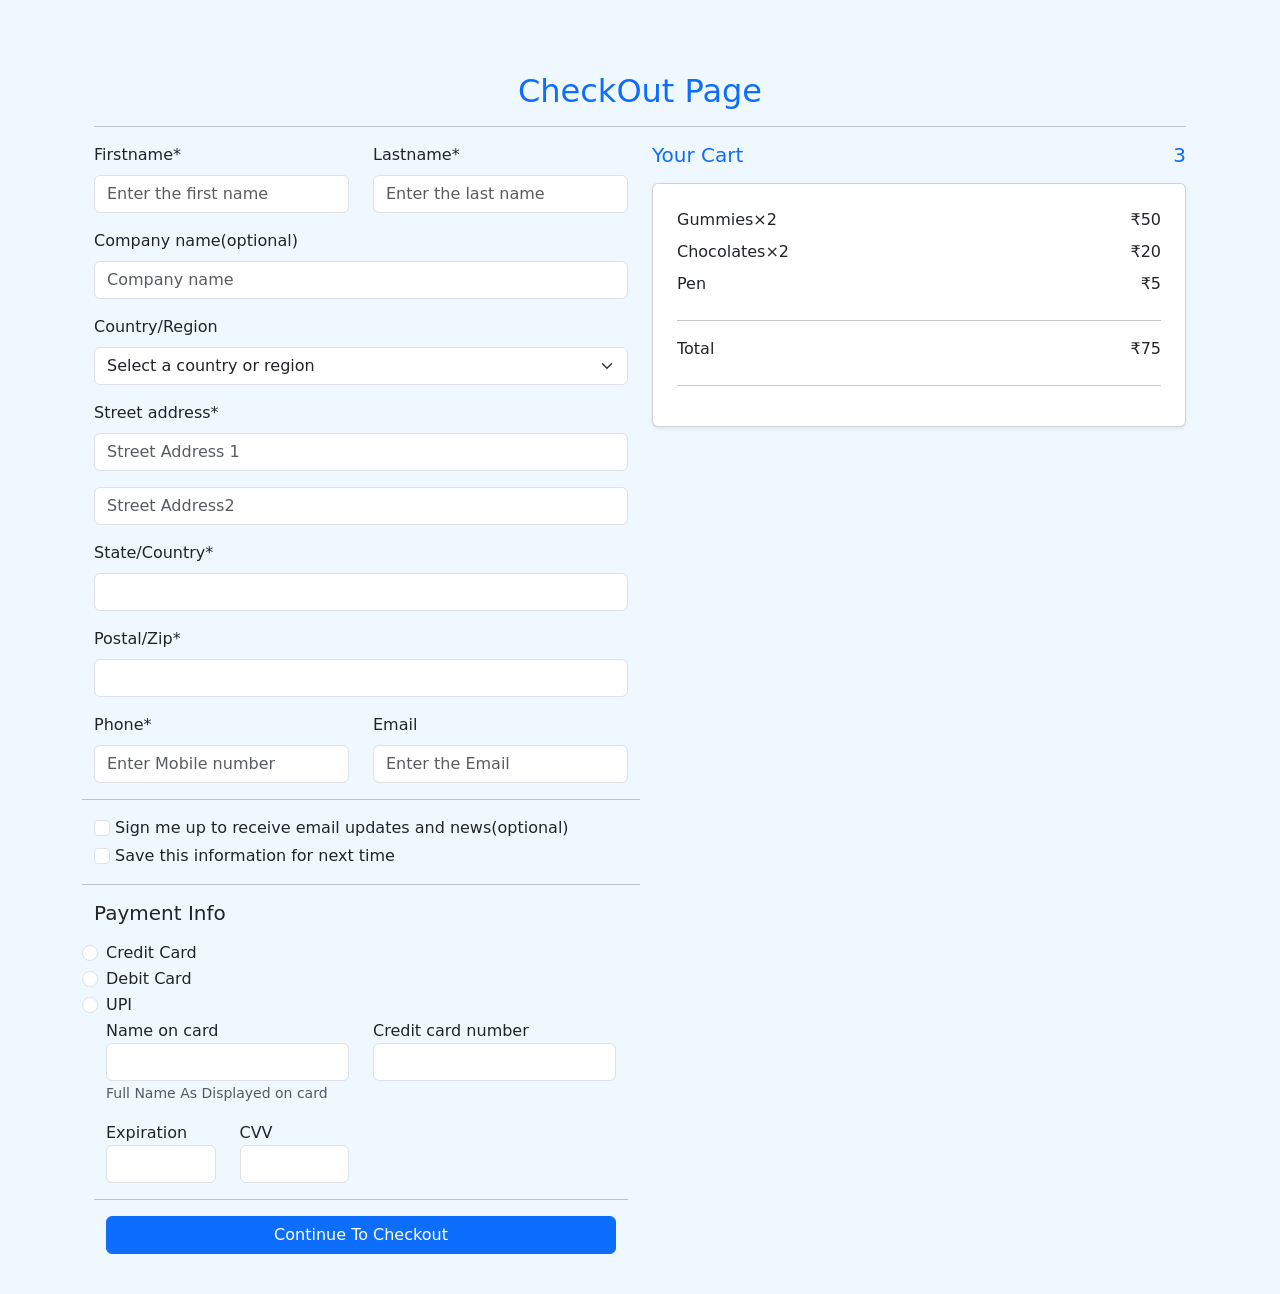
<file: Practical-09/index.html>
<!DOCTYPE html>
<html lang="en">
<head>
<meta charset="UTF-8">
<meta name="viewport" content="width=device-width, initial-scale=1.0">
<title>Checkout page</title>
<link rel="stylesheet" href="bootstrap-5.3.8-dist/bootstrap-5.3.8-dist/css/bootstrap.min.css">
</head>
<body style="background-color: aliceblue;">
<div class="container mt-5 p-4">
<h2 class="text-center text-primary">CheckOut Page</h2><hr>
<div class="row">
<div class="col-12 col-lg-6">
<form>
<div class="row justify-content-center">
<div class="col-md-6 mb-3">
<label class="form-label">Firstname*</label>
<input type="text" class="form-control" placeholder="Enter the first name">
 
</div>
<div class="col-md-6 mb-3">
<label class="form-label">Lastname*</label>
<input type="text" class="form-control" placeholder="Enter the last name">
</div>
<div class="col-12 mb-3">
<label class="form-label">Company name(optional)</label>
<input type="text" class="form-control" placeholder="Company name">
</div>
<div class="col-12 mb-3">
<label class="form-label">Country/Region</label>
<select class="form-select">
<option selected>Select a country or region</option>
<option>India</option>
</select>
</div>
<div class="col-12 mb-3">
<label class="form-label">Street address*</label>
<input type="text" class="form-control" placeholder="Street Address 1">
</div>
<div class="col-12 mb-3">
 
<input type="text" class="form-control" placeholder="Street Address
2">
</div>
<div class="col-12 mb-3">
<label class="form-label">State/Country*</label>
<input type="text" class="form-control" >
</div>
<div class="col-12 mb-3">
<label class="form-label">Postal/Zip*</label>
<input type="number" class="form-control">
</div>
<div class="col-md-6 mb-3">
<label class="form-label">Phone*</label>
<input type="number" class="form-control" placeholder="Enter Mobile number">
</div>
<div class="col-md-6 mb-3">
<label class="form-label">Email</label>
<input type="email" class="form-control" placeholder="Enter the Email">
</div><hr>
<div class="mb-1">
 
<input type="checkbox" class="form-check-input">
<label class="form-check-label">Sign me up to receive email updates and news(optional)</label>
</div>
<div class="mb-3">
<input type="checkbox" class="form-check-input">
<label class="form-check-label">Save this information for next time</label>
</div><hr>
<h5 class="mb-3">Payment Info</h5>
<div class="form-check">
<input type="radio" class="form-check-input" name="radioDefault">
<label class="form-check-label"> Credit Card
</label>
</div>
<div class="form-check">
<input type="radio" class="form-check-input" name="radioDefault">
<label class="form-check-label"> Debit Card
</label>
</div>
 
<div class="form-check">
<input type="radio" class="form-check-input" name="radioDefault">
<label class="form-check-label"> UPI
</label>
</div>
<div class="row">
<div class="col-12 col-md-6 mb-3">
<label>Name on card</label>
<input type="text" class="form-control">
<small class="text-muted">Full Name As Displayed on card</small>
</div>


<div class="col-12 col-md-6 mb-3">
<label>Credit card number</label>
<input type="text" class="form-control">
</div>


<div class="col-3 mb-3">
<label>Expiration</label>
<input type="text" class="form-control">
 
</div>
<div class="col-3 mb-3">
<label>CVV</label>
<input type="text" class="form-control">
</div>
<hr>
<div class="d-grid mb-3">
<button class="btn btn-primary"> Continue To Checkout
</button>
</div>
</div>
</div>
</form>
</div>
<div class="col-12 col-lg-6">
<div class="d-flex justify-content-between mb-2">
<h5 class="text-primary">Your Cart</h5>
<h5 class="text-primary">3</h5>
</div>
<div class="card p-4 shadow-sm">
 


<div class="d-flex justify-content-between mb-2">
<span>Gummies×2</span>
<span>₹50</span>
</div>


<div class="d-flex justify-content-between mb-2">
<span>Chocolates×2</span>
<span>₹20</span>
</div>


<div class="d-flex justify-content-between mb-2">
<span>Pen</span>
<span>₹5</span>
</div>


<hr>
<div class="d-flex justify-content-between mb-2">
<span>Total</span>
<span>₹75</span>
</div>
 
<hr>
</div>
</div>
</div>
</div>
</body>
</html>
</file>
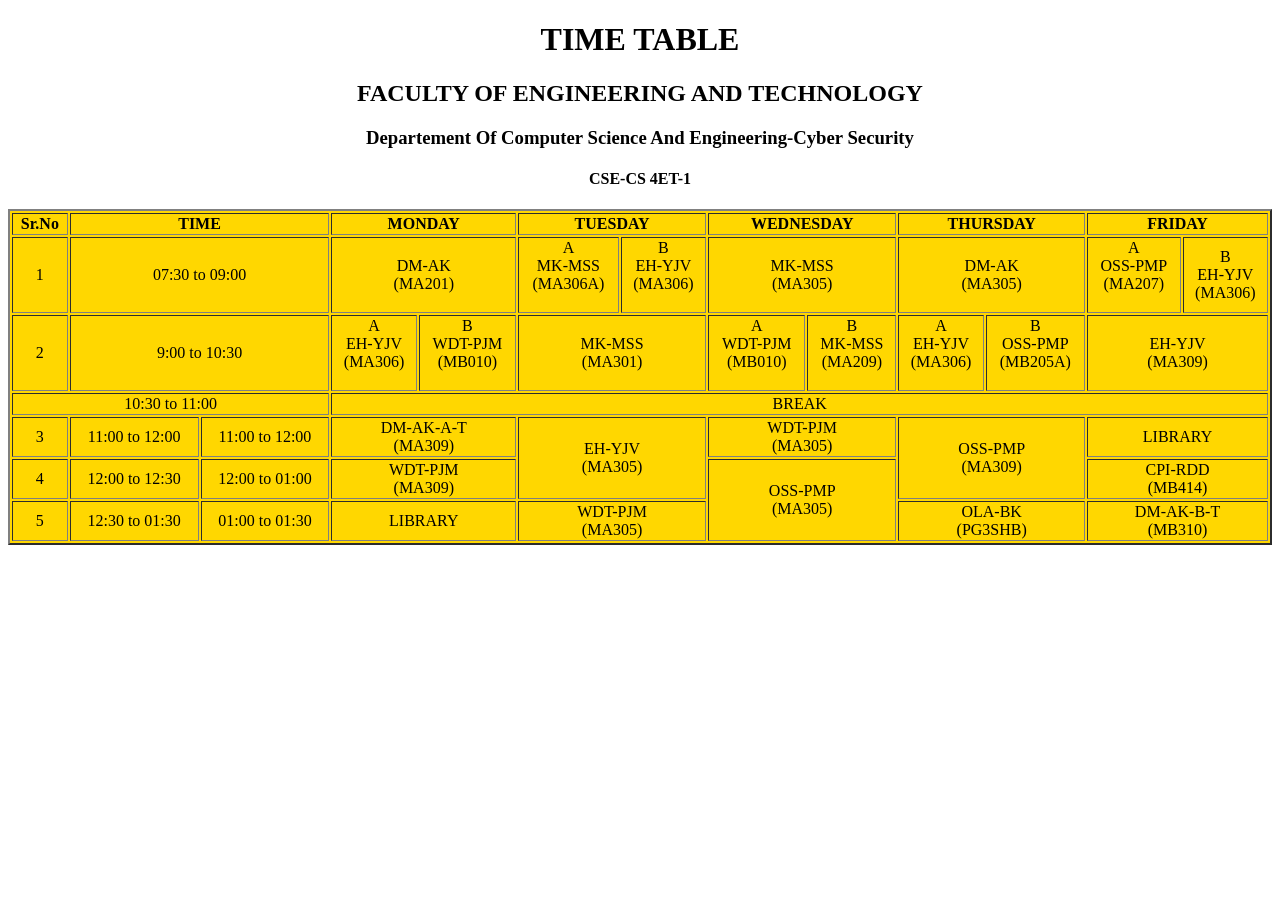
<file: Practical-01/1.html>
<!DOCTYPE html>
<html lang="en">
<head>
<meta charset="UTF-8">
<meta name="viewport" content="width=device-width, initial-scale=1.0">
<title>Document</title>
<h1 align="center">TIME TABLE</h1>
<h2 align="center" >FACULTY OF ENGINEERING AND TECHNOLOGY</h2>
<h3 align="center">Departement Of Computer Science And Engineering-Cyber Security</h3>
<h4 align="center">CSE-CS 4ET-1</h4>
</head>
<body>
<table width=100% align="center" border="2" bcolor="white" bgcolor="gold">
<tr>
<th>Sr.No</th>
<th colspan="2">TIME</th>
<th colspan="2">MONDAY</th>
<th colspan="2">TUESDAY</th>
<th colspan="2">WEDNESDAY</th>
<th colspan="2">THURSDAY</th>
<th colspan="2">FRIDAY</th>
</tr>
 

<tr>
<td align="center">1</td>
<td align="center" colspan="2">07:30 to 09:00</td>
<td align="center" colspan="2">DM-AK <br>(MA201)</td>
<td align="center">A <BR>MK-MSS <BR>(MA306A)</BR></BR></td>
<td align="center">B <BR>EH-YJV <BR>(MA306)</BR></BR></td>
<td align="center" colspan="2"> MK-MSS <BR>(MA305)</BR></td>
<td align="center" colspan="2">DM-AK <BR>(MA305)</BR></td>
<td align="center">A <BR>OSS-PMP <BR>(MA207)</BR></BR></td>
<td align="center">B <BR>EH-YJV <BR>(MA306)</BR></td>
</tr>
<tr>
<td align="center">2</td>
<td align="center" colspan="2">9:00 to 10:30</td>
<td align="center">A <BR>EH-YJV <BR>(MA306)</BR></BR></td>
<td align="center">B <BR>WDT-PJM <BR>(MB010)</BR></BR></td>
<td align="center" colspan="2"> MK-MSS <BR>(MA301)</BR></td>
<td align="center">A <BR>WDT-PJM <BR>(MB010)</BR></BR></td>
<td align="center">B <BR>MK-MSS <BR>(MA209)</BR></BR></td>
<td align="center">A <BR>EH-YJV <BR>(MA306)</BR></BR></td>
<td align="center">B <BR>OSS-PMP <BR>(MB205A)</BR></BR></td>
<td align="center" colspan="2">EH-YJV <BR>(MA309)</BR></td>
</tr>
<tr>
 

<td align="center" colspan="3">10:30 to 11:00</td>
<td align="center" colspan="10"> BREAK</td>
</tr>
<tr>
<td align="center">3</td>
<td align="center">11:00 to 12:00</td>
<td align="center">11:00 to 12:00</td>
<td align="center" colspan="2">DM-AK-A-T <BR>(MA309)</BR></td>
<td align="center" colspan="2" rowspan="2">EH-YJV <BR>(MA305)</BR></td>
<td align="center" colspan="2">WDT-PJM <BR>(MA305)</BR></td>
<td align="center" colspan="2" rowspan="2">OSS-PMP <BR>(MA309)</BR></td>
<td align="center" colspan="2" rowspan="1">LIBRARY </td>


</tr>
<tr>
<td align="center">4</td>
<td align="center">12:00 to 12:30</td>
<td align="center">12:00 to 01:00</td>
<td align="center" colspan="2">WDT-PJM <BR>(MA309)</BR></td>
<td align="center" colspan="2" rowspan="2">OSS-PMP <BR>(MA305)</BR> </td>
<td align="center" colspan="2">CPI-RDD <BR>(MB414) </BR></td>
</tr>
<tr>
<td align="center">5</td>
 

<td align="center">12:30 to 01:30</td>
<td align="center">01:00 to 01:30</td>
<td align="center" colspan="2"> LIBRARY</td>
<td align="center" colspan="2">WDT-PJM <BR>(MA305)</BR></td>
<td align="center" colspan="2">OLA-BK<BR>(PG3SHB)</BR></td>
<td align="center" colspan="2">DM-AK-B-T<BR>(MB310)</BR></td>
</tr>
</table>
</html>
</body>
</html>
</file>
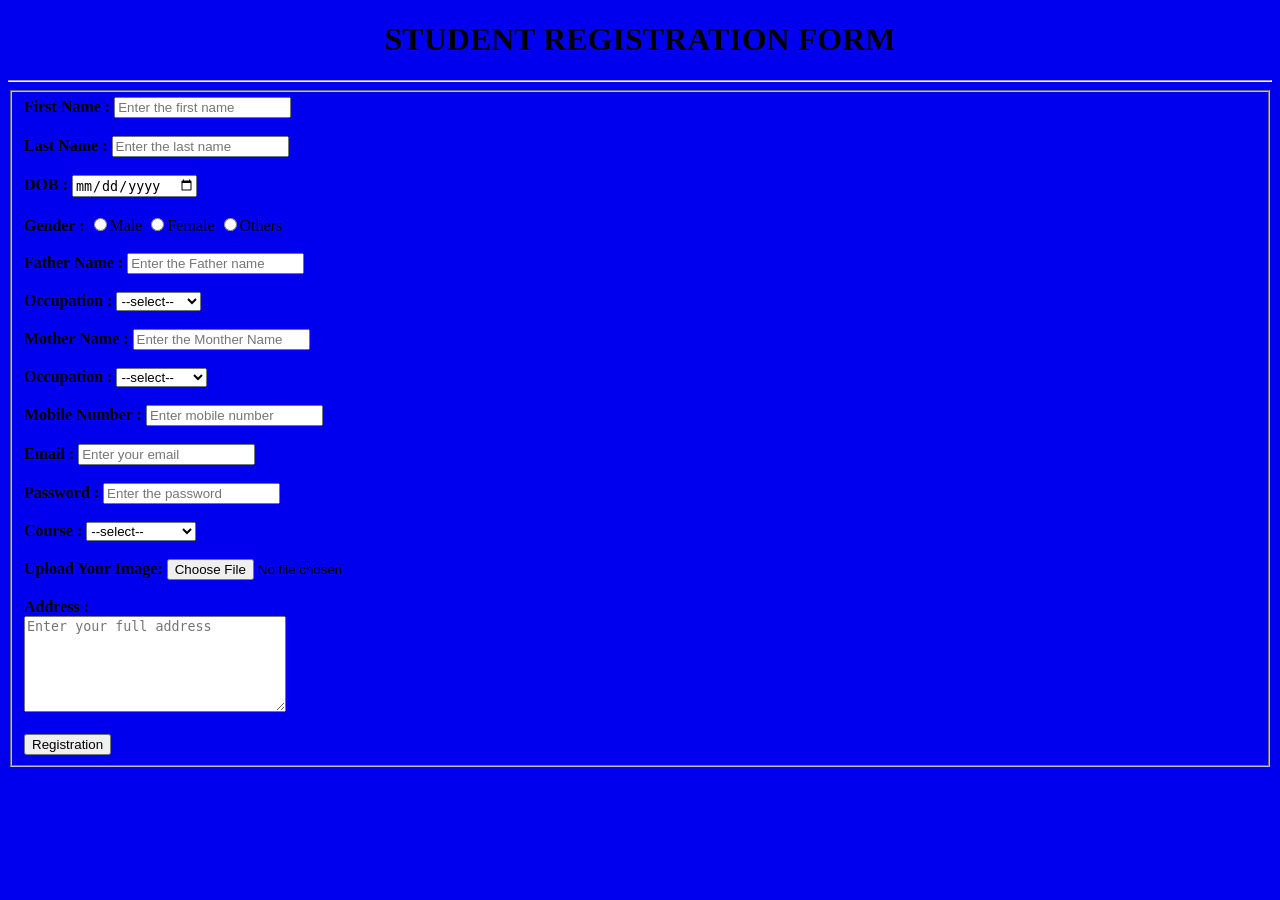
<file: Practical-02/2-1.html>
<!DOCTYPE html>
<html>


<head>
<title>Student Registration form</title>
<h1 align="center">STUDENT REGISTRATION FORM</h1><hr>


</head>
<body bgcolor=”lightgreen”>
<form>
<fieldset>
<label><b>First Name :</b></label>
<input type="text" tf="1" placeholder="Enter the first name"><br><br>


<label><b>Last Name :</b></label>
<input type="text" tf="2" placeholder="Enter the last name"><br><br>


<label><b>DOB :</b></label>
<input type="date"><br><br>
 

<label><b>Gender :</b></label>
<input type="radio" name="Gender" value="Male">Male
<input type="radio" name="Gender" value="Female">Female
<input type="radio" name="Gender" value="Others">Others<br><br>


<label><b>Father Name :</b></label>
<input type="text" tf="2" placeholder="Enter the Father name"><br><br>


<label><b>Occupation :</b></label>
<select>
<option>--select--</option>
<option>Farmer</option>
<option>Bussiness</option>
<option>Employee</option>
<option>Sales man</option>
</select><br><br>


<label><b>Mother Name :</b></label>
<input type="text" tf="2" placeholder="Enter the Monther Name"><br><br>


<label><b>Occupation :</b></label>
<select>
<option>--select--</option>
<option>House Wife</option>
 

<option>Farmer</option>
<option>Business</option>
<option>Employee</option>
<option>Salesman</option>
</select><br><br>


<label><b>Mobile Number :</b></label>
<input type="number" placeholder="Enter mobile number"><br><br>


<label><b>Email :</b></label>
<input type="email" name="email" placeholder="Enter your email"><br><br>




<label><b>Password :</b></label>
<input type="password" name="password" placeholder="Enter the password"><br><br>


<label><b>Course :</b></label>
<select>
<option>--select--</option>
<option>Cyber Security</option>
<option>Aiml</option>
<option>Aids</option>
<option>CSE</option>
</select><br><br>
 



<label><b>Upload Your Image:</b></label>
<input type="file"> <br><br>


<label><b>Address :</b></label><br>
<textarea cols="30" rows="6" placeholder="Enter your full address"></textarea>
<br><br>


<input type="submit" value="Registration">
</fieldset>
</form>
</body>
</html>
</file>
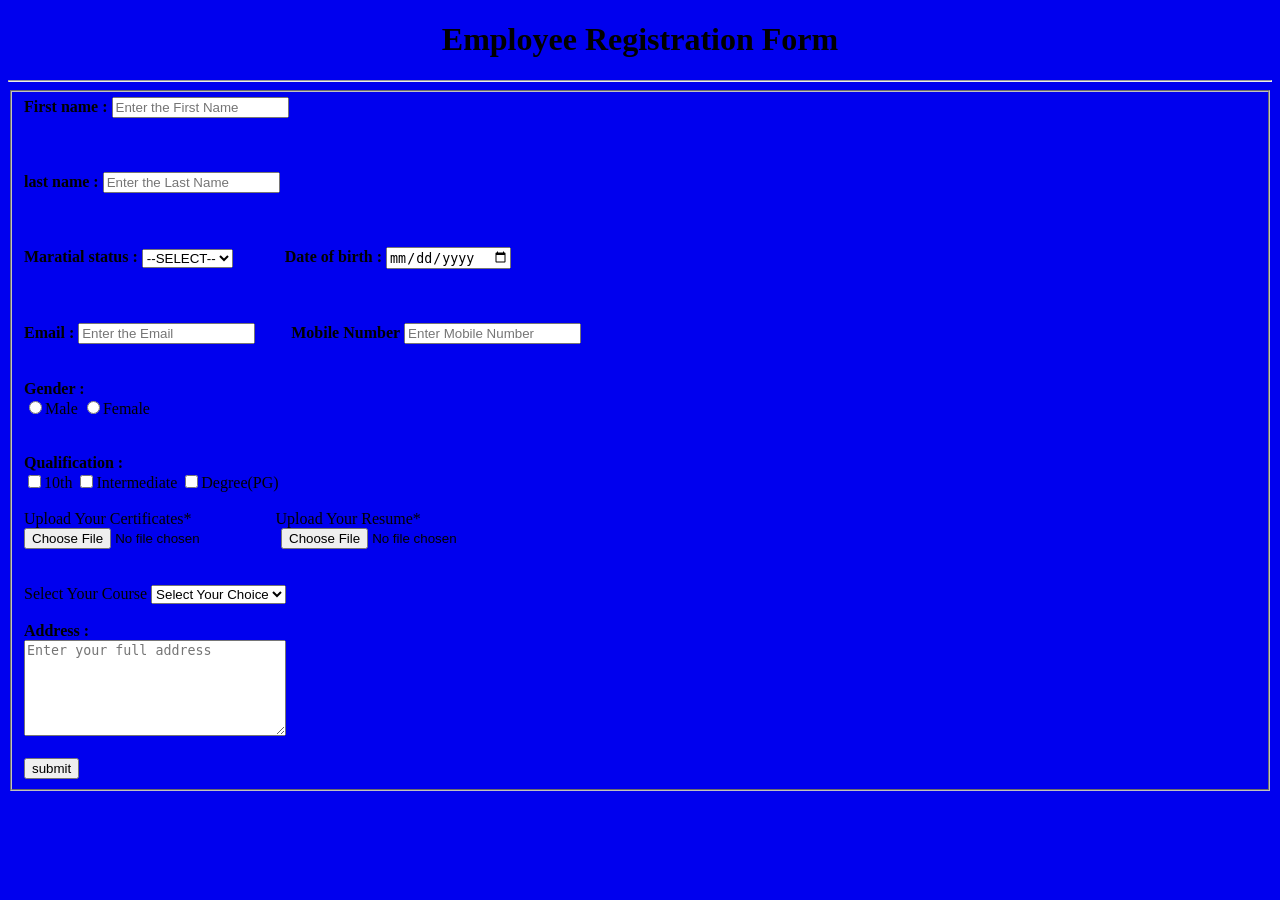
<file: Practical-02/2-2.html>
<!DOCTYPE html>
<html lang="en">
<head>
<title>4et1</title>
<h1 align="center">Employee Registration Form</h1><hr>
</head>
<body bgcolor=”lightgreen”>
<form>
<fieldset>
<label><b>First name :</b></label>
<input type="text" tf="1" placeholder="Enter the First Name"> <br><br><br><br>


<label><b>last name :</b></label>
<input type="text" tf="2" placeholder="Enter the Last Name"><br><br><br><br>


<label><b>Maratial status :</b></label>
<select >
<option value="">--SELECT--</option>
<option value="">Married</option>
<option value="">UnMarried</option>
</select> &nbsp; &nbsp; &nbsp; &nbsp; &nbsp; &nbsp;
 

<label><b>Date of birth :</b></label>
<input type="date" ><br><br><br><br>


<label><b>Email :</b></label>
<input type="email" ef="1" placeholder="Enter the Email"> &nbsp; &nbsp; &nbsp; &nbsp;
<label ><b>Mobile Number</b></label>
<input type="number" mf="1" placeholder="Enter Mobile Number"><br><br><br>


<label ><b>Gender :</b> </label><br>
<input type="radio" name="Male" value="Male">Male
<input type="radio" name="Female" value="Female">Female <br><br><br>


<label><b>Qualification :</b> </label><br>
<input type="checkbox" name="10th" value="10th">10th
<input type="checkbox" name="Intermediate" value="Intermediate">Intermediate
<input type="checkbox" name="Degree(PG)" value="Degree(pg)">Degree(PG)
<br><br>


<label for="">Upload Your Certificates*
&nbsp; &nbsp; &nbsp; &nbsp; &nbsp; &nbsp; &nbsp; &nbsp; &nbsp; &nbsp; Upload Your Resume* </label> <br>
<input type="file">
<input type="file"> <br><br><br>


<label for="">Select Your Course</label>
 

<select name="" id="">
<option value="">Select Your Choice</option>
<option value="">B.TECH</option>
<option value="">B.COM</option>
<option value="">B.ENG</option>
<option value="">B.SC</option>
<option value="">B.SE</option>
<option value="">B.A</option></select><br><br>


<label><b>Address :</b></label><br>
<textarea cols="30" rows="6" placeholder="Enter your full address"></textarea>
<br><br>


<input type="Button" name="Submit" value="submit">


</fieldset>
</form>
</body>
</html>
</file>
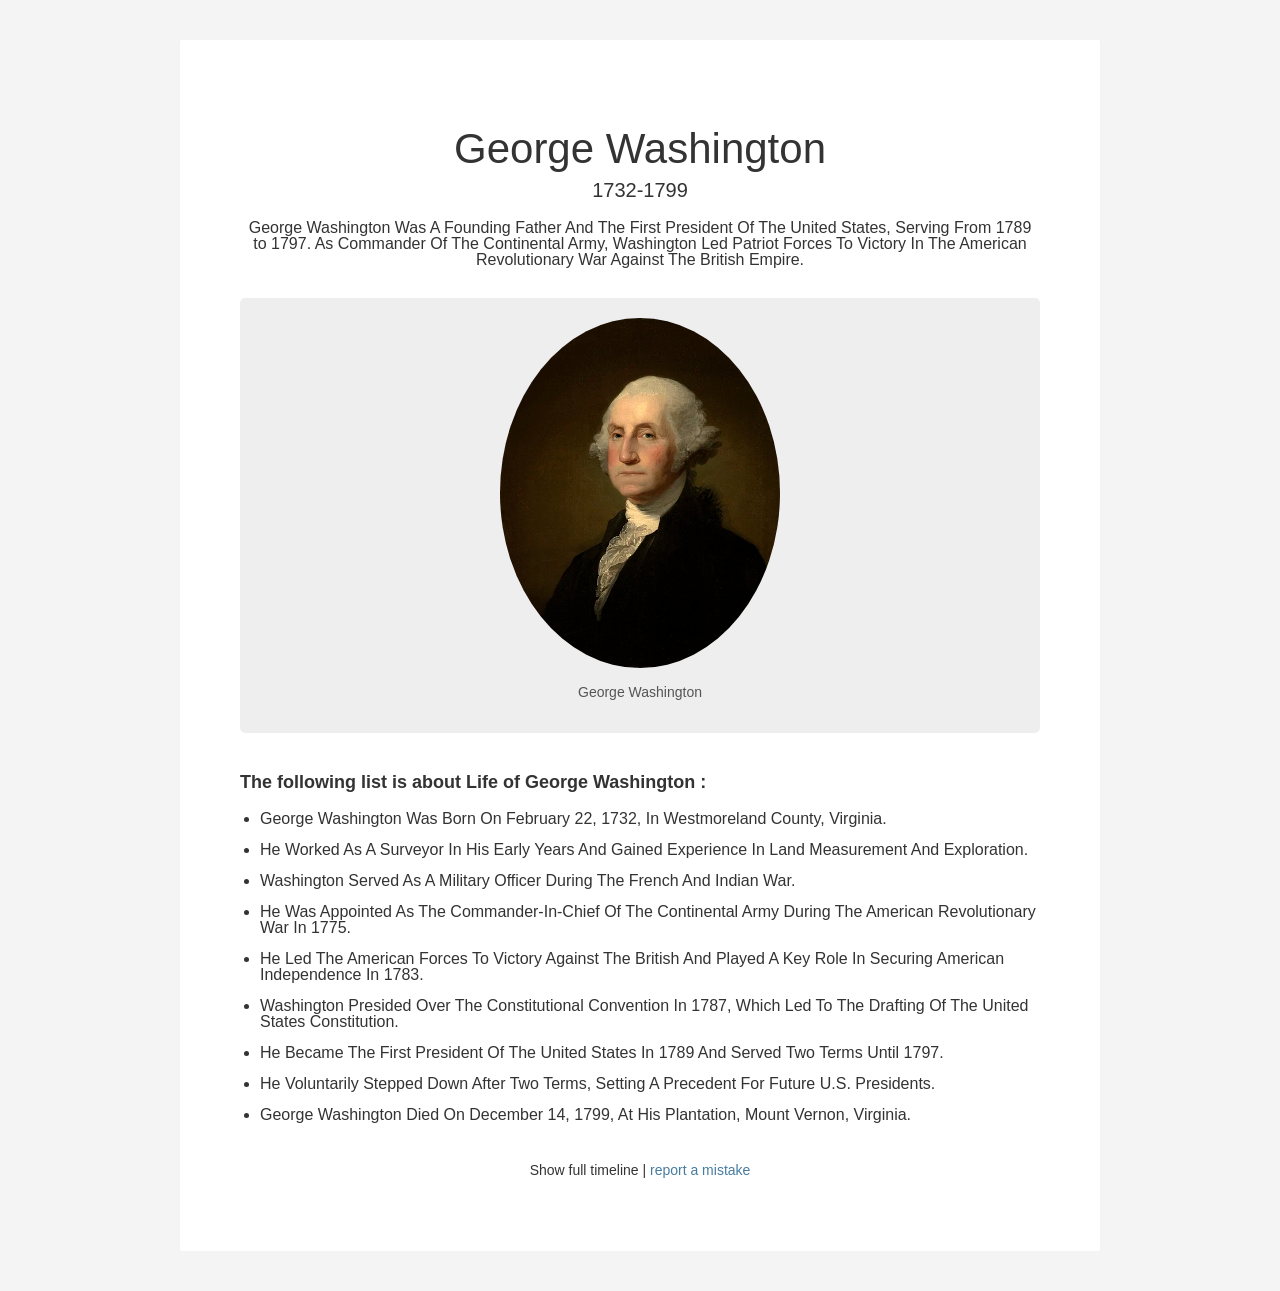
<file: Practical-03/3.html>
<!DOCTYPE html>
<html lang="en">
<head>
<meta charset="UTF-8">
<meta name="viewport" content="width=device-width, initial-scale=1.0">
<title>George Washington</title>
<link rel="stylesheet" href="3.css">
</head>
<body>

<main id="main">
<header>
<h1 id="title">George Washington</h1>
<div class="subtitle">1732-1799</div>
<p>George Washington Was A Founding Father And The First President Of The United States, Serving From 1789 to 1797. As Commander Of The Continental Army, Washington Led Patriot Forces To Victory In The American Revolutionary War Against The British Empire.</p>
</header>

<div id="img-div">
<img id="image" src="George_Washington.jpg" alt="George_Washington">
<p id="img-caption">George Washington</p>
</div>

<p id="info">
<h3>The following list is about Life of George Washington :</h3>
<ul>
<li>George Washington Was Born On February 22, 1732, In Westmoreland County, Virginia.</li>
<li>He Worked As A Surveyor In His Early Years And Gained Experience In Land Measurement And Exploration.</li>
<li>Washington Served As A Military Officer During The French And Indian War.</li>
 
<li>He Was Appointed As The Commander-In-Chief Of The Continental Army During The American Revolutionary War In 1775.</li>
<li>He Led The American Forces To Victory Against The British And Played A Key Role In Securing American Independence In 1783.</li>
<li>Washington Presided Over The Constitutional Convention In 1787, Which Led To The Drafting Of The United States Constitution.</li>
<li>He Became The First President Of The United States In 1789 And Served Two Terms Until 1797.</li>
<li>He Voluntarily Stepped Down After Two Terms, Setting A Precedent For Future U.S. Presidents.</li>
<li>George Washington Died On December 14, 1799, At His Plantation, Mount Vernon, Virginia.</li>
</ul>
</p>

<footer>
<p>Show full timeline | <a id="tribute-link" href="https://en.wikipedia.org/wiki/George_Washington" target="_blank">report a mistake</a></p>
</footer>
</main>

</body>
</html>
</file>
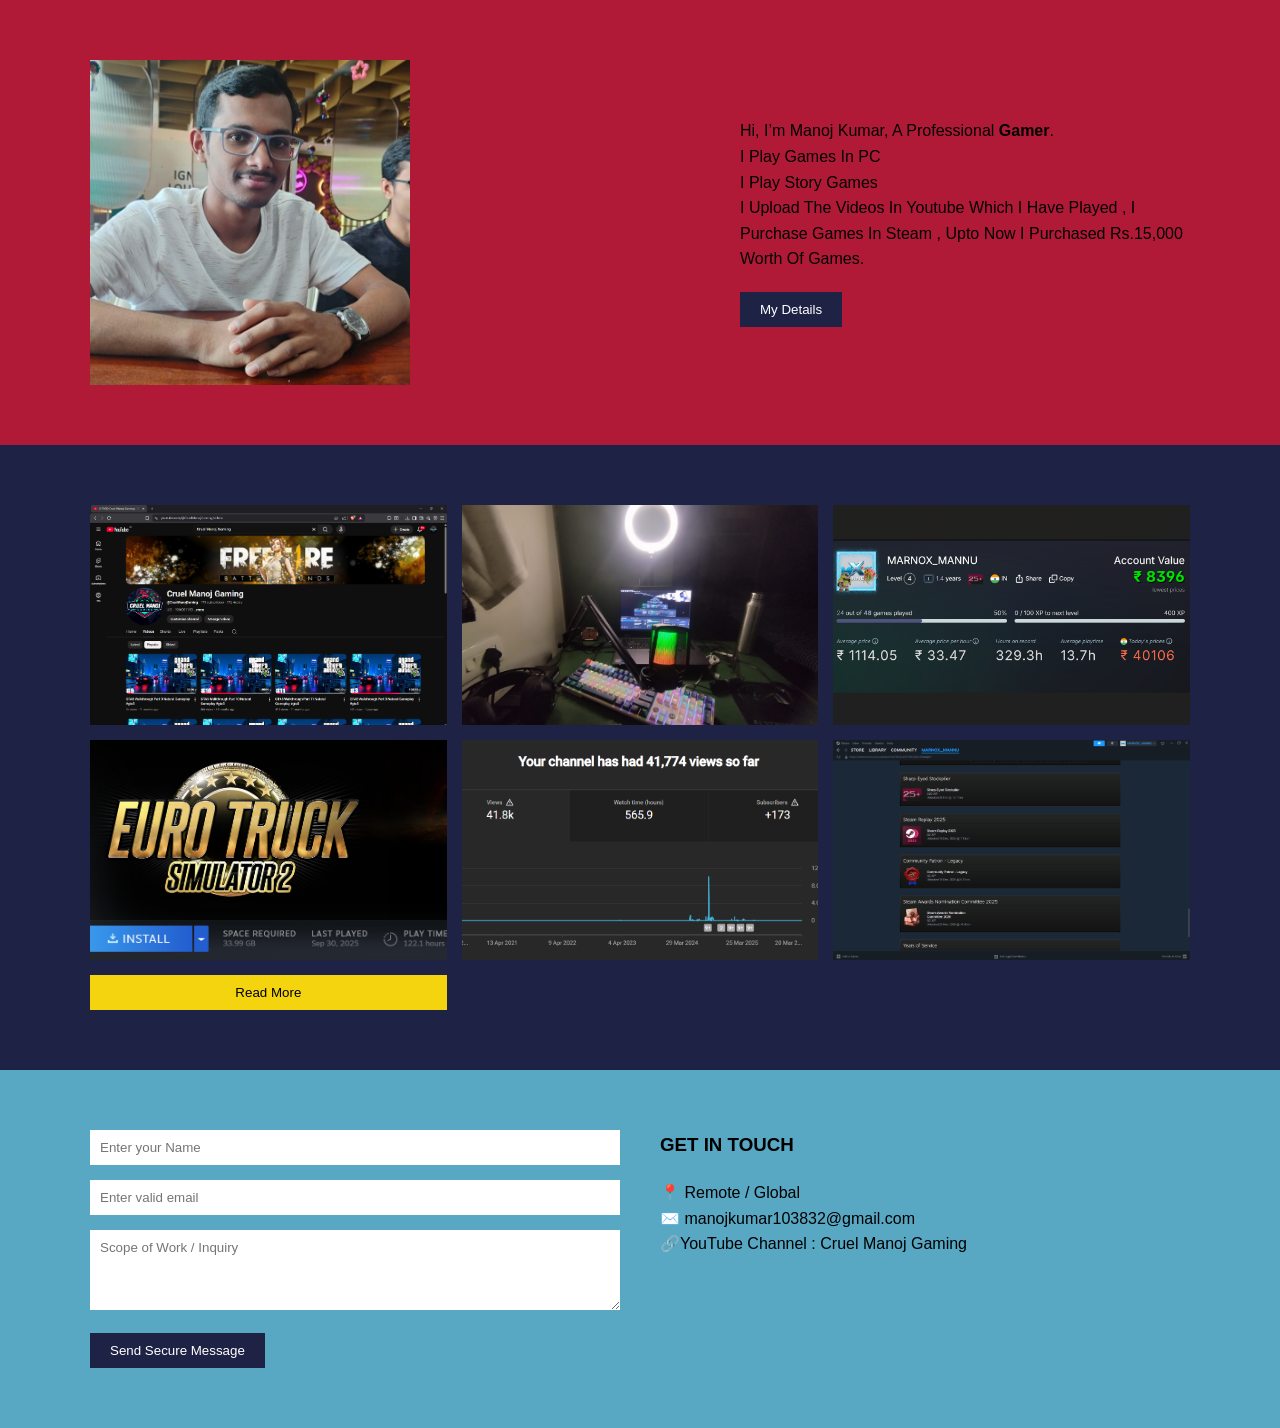
<file: Practical-05/5.html>
<!DOCTYPE html>
<html lang="en">
<head>
    <meta charset="UTF-8">
    <title>Manoj | Gamer</title>
    <meta name="viewport" content="width=device-width, initial-scale=1.0">
    <link rel="stylesheet" href="5.css">
</head>
<body>
    <section class="hero">
        <div class="container hero-wrapper">
            <div class="hero-left">
                <img src="my.jpeg" alt="Manoj - Gamer">
                
            </div>
            <div class="hero-right">
                <p>
                    Hi, I’m Manoj Kumar, A Professional <strong>Gamer</strong>.<br>
                    I Play Games In PC <br>
                    I Play Story Games  <br>
                    I Upload The Videos In Youtube Which I Have Played , I Purchase Games In Steam ,
                    Upto Now I Purchased Rs.15,000 Worth Of Games.
                </p>
                <button class="btn-dark">My Details</button>
            </div>
        </div>
    </section>   
    <section class="gallery">
        <div class="container grid">
            <img src="youtube.png" alt="This Is My Youtube Page">
            <img src="setup.jpeg" alt="My Gaming Setup">
            <img src="steam.png" alt="Money Spent On Games">
            <img src="most.png" alt="Most Played Game Ever">
            <img src="Analytics.png" alt="Analytics Of My Youtube Channel">
            <img src="badges.png" alt="My badges">

            <button class="btn-yellow">Read More</button>
        </div>
    </section>
    <section class="contact">
        <div class="container contact-wrapper">
            <div class="contact-form">
                <input type="text" placeholder="Enter your Name">
                <input type="email" placeholder="Enter valid email">
                <textarea rows="4" placeholder="Scope of Work / Inquiry"></textarea>
                <button class="btn-dark">Send Secure Message</button>
            </div>
            <div class="contact-info">
                <h3>GET IN TOUCH</h3>
                <p>📍 Remote / Global</p>
                <p>✉️ manojkumar103832@gmail.com</p>
                <p>🔗YouTube Channel : Cruel Manoj Gaming </p>
            </div>
        </div>
    </section>
    
</body>
</html>
</file>
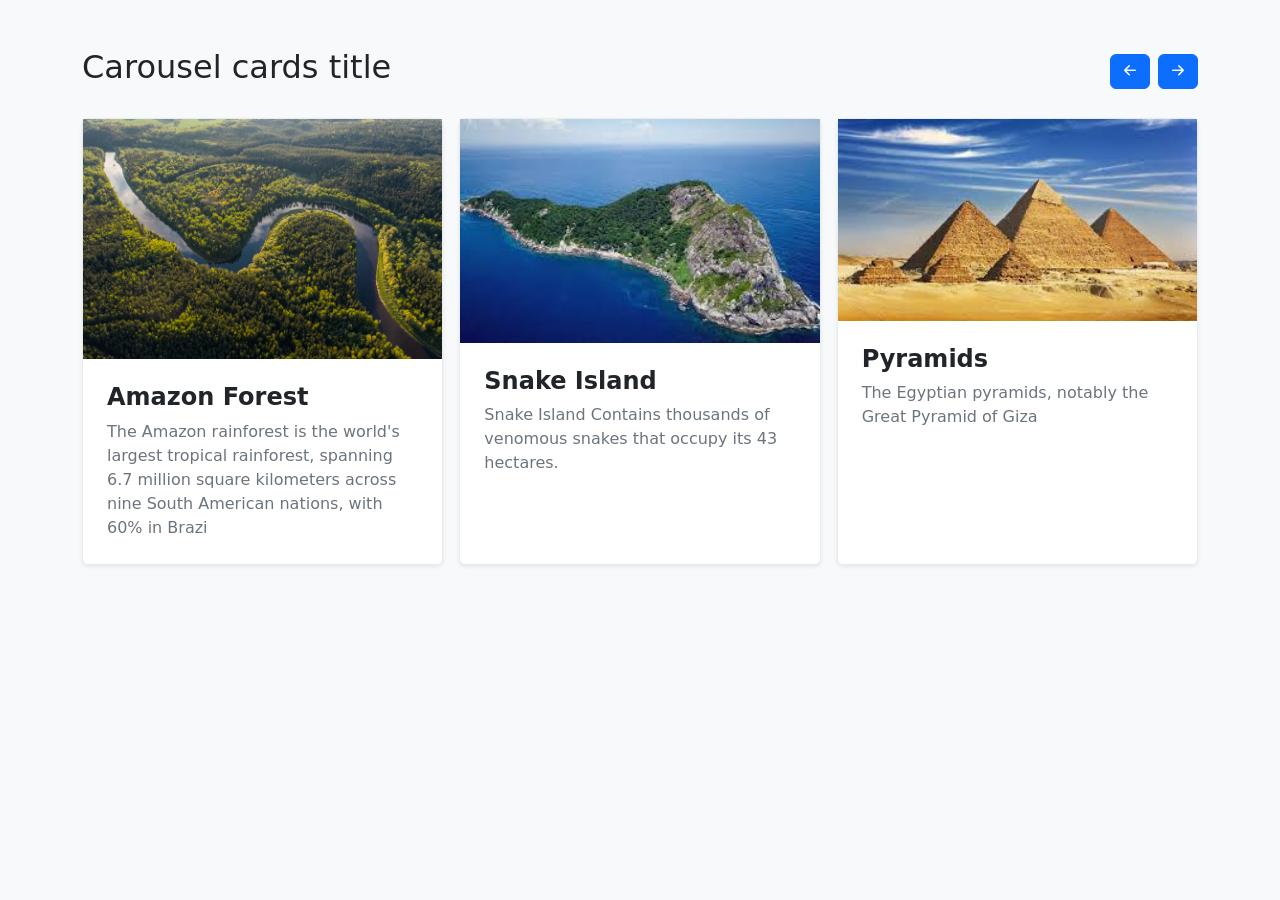
<file: Practical-06/6.html>
<!DOCTYPE html>
<html lang="en">
<head>
    <meta charset="UTF-8">
    <meta name="viewport" content="width=device-width, initial-scale=1.0">
    <title>Carousel Cards Layout</title>
    <link href="https://cdn.jsdelivr.net/npm/bootstrap@5.3.0/dist/css/bootstrap.min.css" rel="stylesheet">
    <link rel="stylesheet" href="https://cdn.jsdelivr.net/npm/bootstrap-icons@1.11.1/font/bootstrap-icons.css">
</head>
<body class="bg-light py-5">

<div class="container">
    <div class="d-flex justify-content-between align-items-center mb-4">
        <h2>Carousel cards title</h2>
        <div class="d-flex gap-2">
            <button class="btn btn-primary d-flex align-items-center justify-content-center" style="width: 40px; height: 35px;">
                <i class="bi bi-arrow-left-short fs-4"></i>
            </button>
            <button class="btn btn-primary d-flex align-items-center justify-content-center" style="width: 40px; height: 35px;">
                <i class="bi bi-arrow-right-short fs-4"></i>
            </button>
        </div>
    </div>

    <div class="row g-3">
        <div class="col-md-4">
            <div class="card border-light-subtle shadow-sm h-100">
                <img src="amazon.avif" class="card-img-top rounded-0" alt="Beach scene">
                <div class="card-body p-4">
                    <h3 class="card-title h4 fw-bold">Amazon Forest</h3>
                    <p class="card-text text-secondary">The Amazon rainforest is the world's largest tropical rainforest, spanning 6.7 million square kilometers across nine South American nations, with 60% in Brazi</p>
                </div>
            </div>
        </div>

        <div class="col-md-4">
            <div class="card border-light-subtle shadow-sm h-100">
                <img src="snake_island.jpg" class="card-img-top rounded-0" alt="Red moon">
                <div class="card-body p-4">
                    <h3 class="card-title h4 fw-bold">Snake Island</h3>
                    <p class="card-text text-secondary">Snake Island Contains thousands of venomous snakes that occupy its 43 hectares.</p>
                </div>
            </div>
        </div>

        <div class="col-md-4">
            <div class="card border-light-subtle shadow-sm h-100">
                <img src="pyramids.jpg" class="card-img-top rounded-0" alt="Mount Fuji">
                <div class="card-body p-4">
                    <h3 class="card-title h4 fw-bold">Pyramids</h3>
                    <p class="card-text text-secondary">The Egyptian pyramids, notably the Great Pyramid of Giza</p>
                </div>
            </div>
        </div>
    </div>
</div>

</body>
</html>
</file>
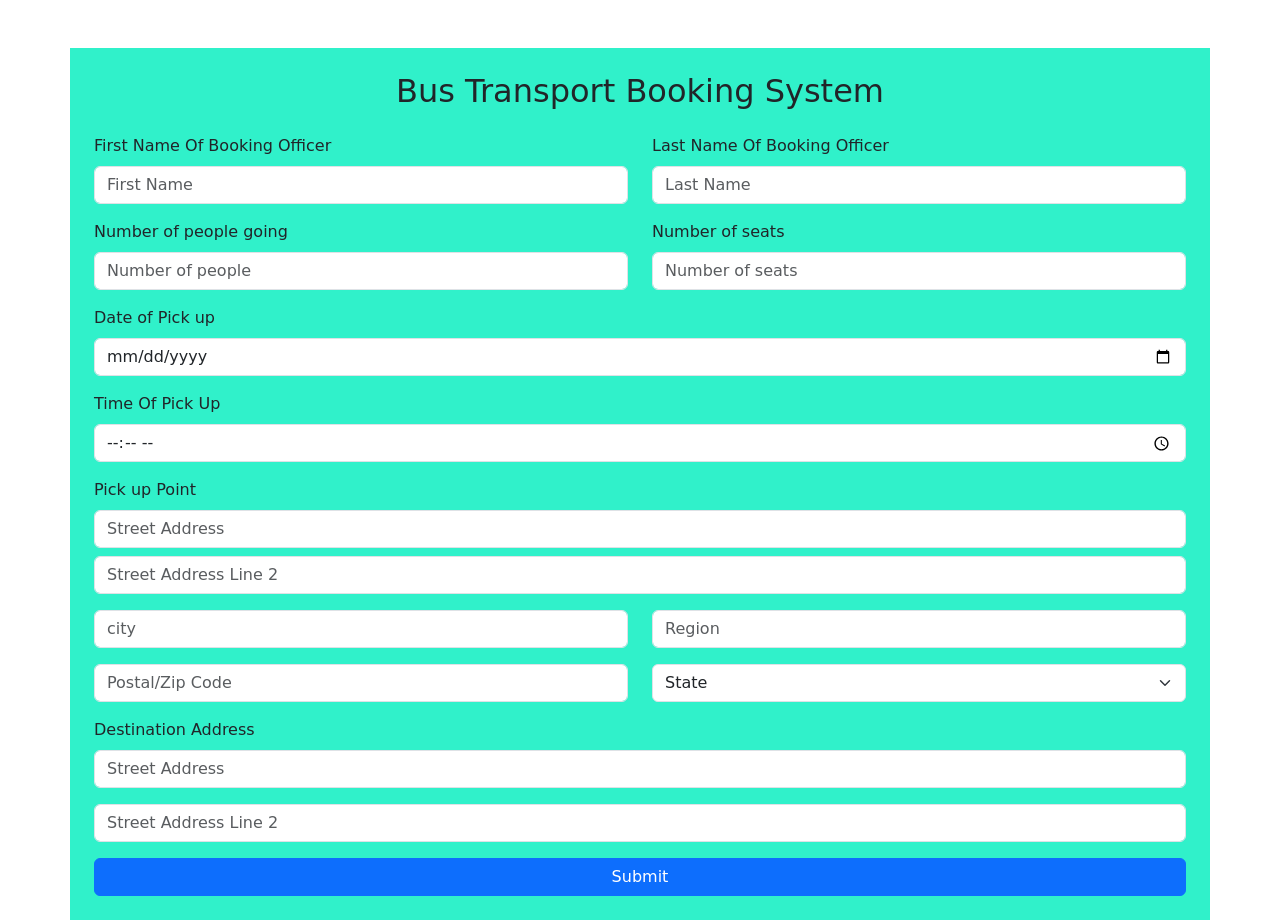
<file: Practical-07/7.1.html>
<!DOCTYPE html>
<html lang="en">
<head>
    <meta charset="UTF-8">
    <meta name="viewport" content="width=device-width, initial-scale=1.0">
    <title>Bus Transport System</title>
    <link rel="stylesheet" href="https://cdn.jsdelivr.net/npm/bootstrap@5.3.0/dist/css/bootstrap.min.css">
</head>
<body>
    <div class="container mt-5 p-4" style="background-color: rgb(48, 241, 202);">
        <form>
            <div class="row justify-content-center">
                <h2 class="text-center mb-4">Bus Transport Booking System</h2>
             <div class="col-12 col-md-6 mb-3">
               <label class="form-label"> First Name Of Booking Officer</label>
               <input type="text" class="form-control" placeholder="First Name">
            </div>
            <div class="col-12 col-md-6 mb-3">
                <label class="form-label"> Last Name Of Booking Officer</label>
                <input type="text" class="form-control" placeholder="Last Name">
            </div>
            <div class="col-12 col-md-6 mb-3">
                 <label class="form-label">Number of people going</label>
                 <input type="text" class="form-control" placeholder="Number of people">
            </div>
            <div class="col-12 col-md-6 mb-3">
                <label class="form-label">Number of seats</label>
                <input type="number" class="form-control" placeholder="Number of seats">
            </div>
            <div class="col-12 mb-3">
                <label class="form-label">Date of Pick up</label>
                <input type="date" class="form-control">
            </div>
            <div class="col-12 mb-3">
                <label class="form-label">Time Of Pick Up</label>
                <input type="time" class="form-control">
            </div>
            <div class="col-12 mb-2">
                <label class="form-label">Pick up Point</label>
                <input type="text" class="form-control" placeholder="Street Address">
            </div>
            <div class="col-12 mb-3">
                <input type="text" class="form-control" placeholder="Street Address Line 2">
            </div>
            <div class="col-12 col-md-6 mb-3">
                <input type="text" class="form-control" placeholder="city">
            </div>
            <div class="col-12 col-md-6 mb-3">
                 <input type="text" class="form-control" placeholder="Region">
            </div>
            <div class="col-12 col-md-6 mb-3">
                <input type="text" class="form-control" placeholder="Postal/Zip Code">
            </div>
            <div class="col-12 col-md-6 mb-3">
                <select class="form-select">
                    <option value="1"  selected>State</option>
                    <option value="2">Gujarat</option>
                </select>
            </div>
            <div class="col-12 mb-3">
                <label class="form-label">Destination Address</label>
                <input type="text" class="form-control" placeholder="Street Address">
            </div>
            <div class="col-12 mb-3">
                <input type="text" class="form-control" placeholder="Street Address Line 2">
            </div>
            <div class="col-12 d-grid">
                 <button class="btn btn-primary">Submit</button>
            </div>
        </div>
        </form>    
    </div>
</body>
</html>
</file>
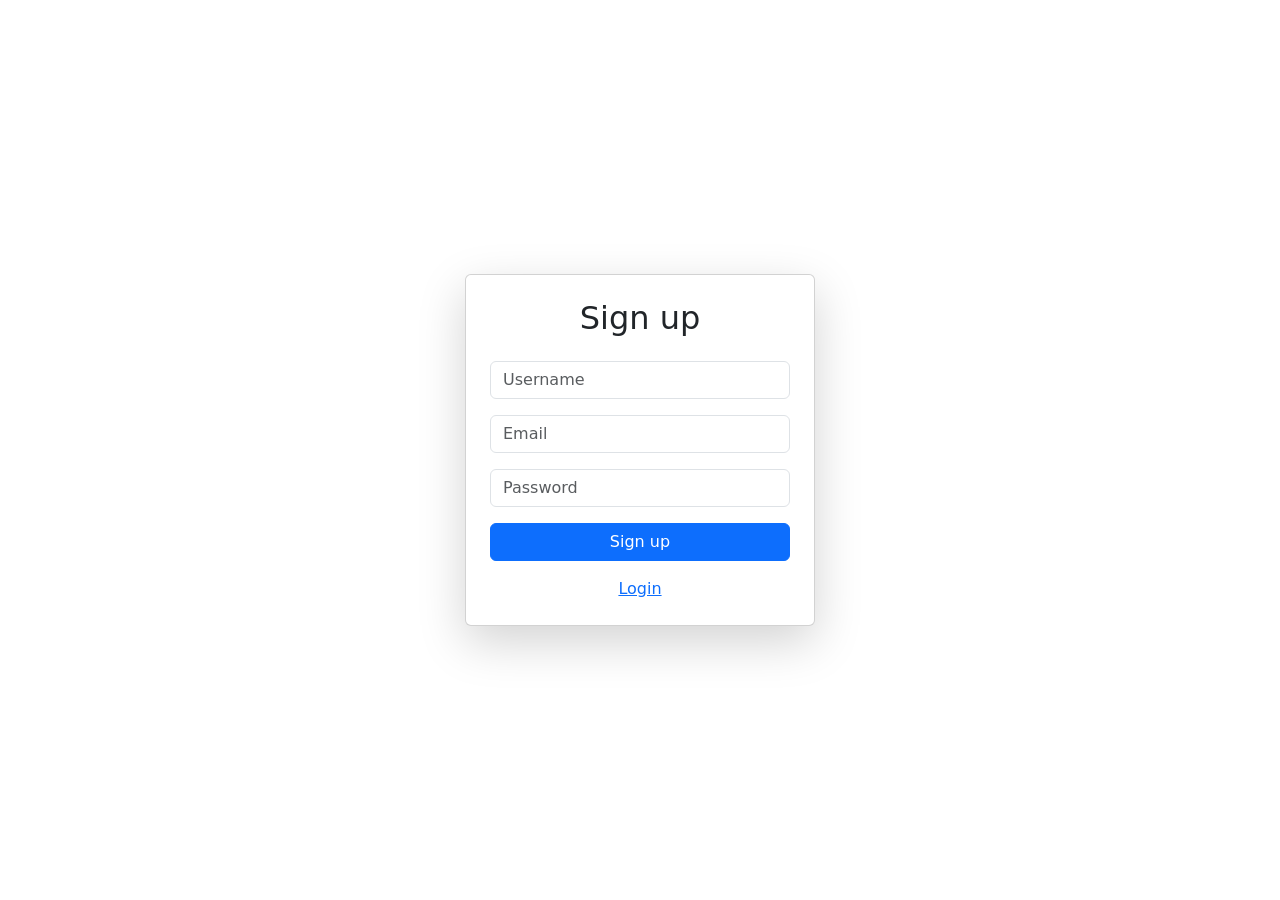
<file: Practical-07/7.html>
<!DOCTYPE html>
<html lang="en">
<head>
    <meta charset="UTF-8">
    <meta name="viewport" content="width=device-width, initial-scale=1.0">
    <title>Signup page</title>
    <link rel="stylesheet" href="https://cdn.jsdelivr.net/npm/bootstrap@5.3.0/dist/css/bootstrap.min.css">
</head>
<body>
    <div class="justify-content-center d-flex align-items-center vh-100">
        <div class=" container d-flex justify-content-center ">
           <div class="card p-4 shadow-lg " style="width:350px;">
                   <h2 class="text-center mb-4">Sign up</h2>
                   <div class="mb-3">
                        <input type="text" class="form-control" placeholder="Username">
                   </div>
                   <div class="mb-3">
                     <input type="email" class="form-control " placeholder="Email">
                   </div>
                   <div class="mb-3">
                     <input type="password" class="form-control " placeholder="Password">
                   </div>
                   <div class="d-grid mb-3">
                    <button class="btn btn-primary ">
                        Sign up
                    </button>
                   </div>
                   <div class="text-center">
                    <a href="#">Login</a>
                   </div>
           </div>
               
        </div>

    </div>
</body>
</html>
</file>
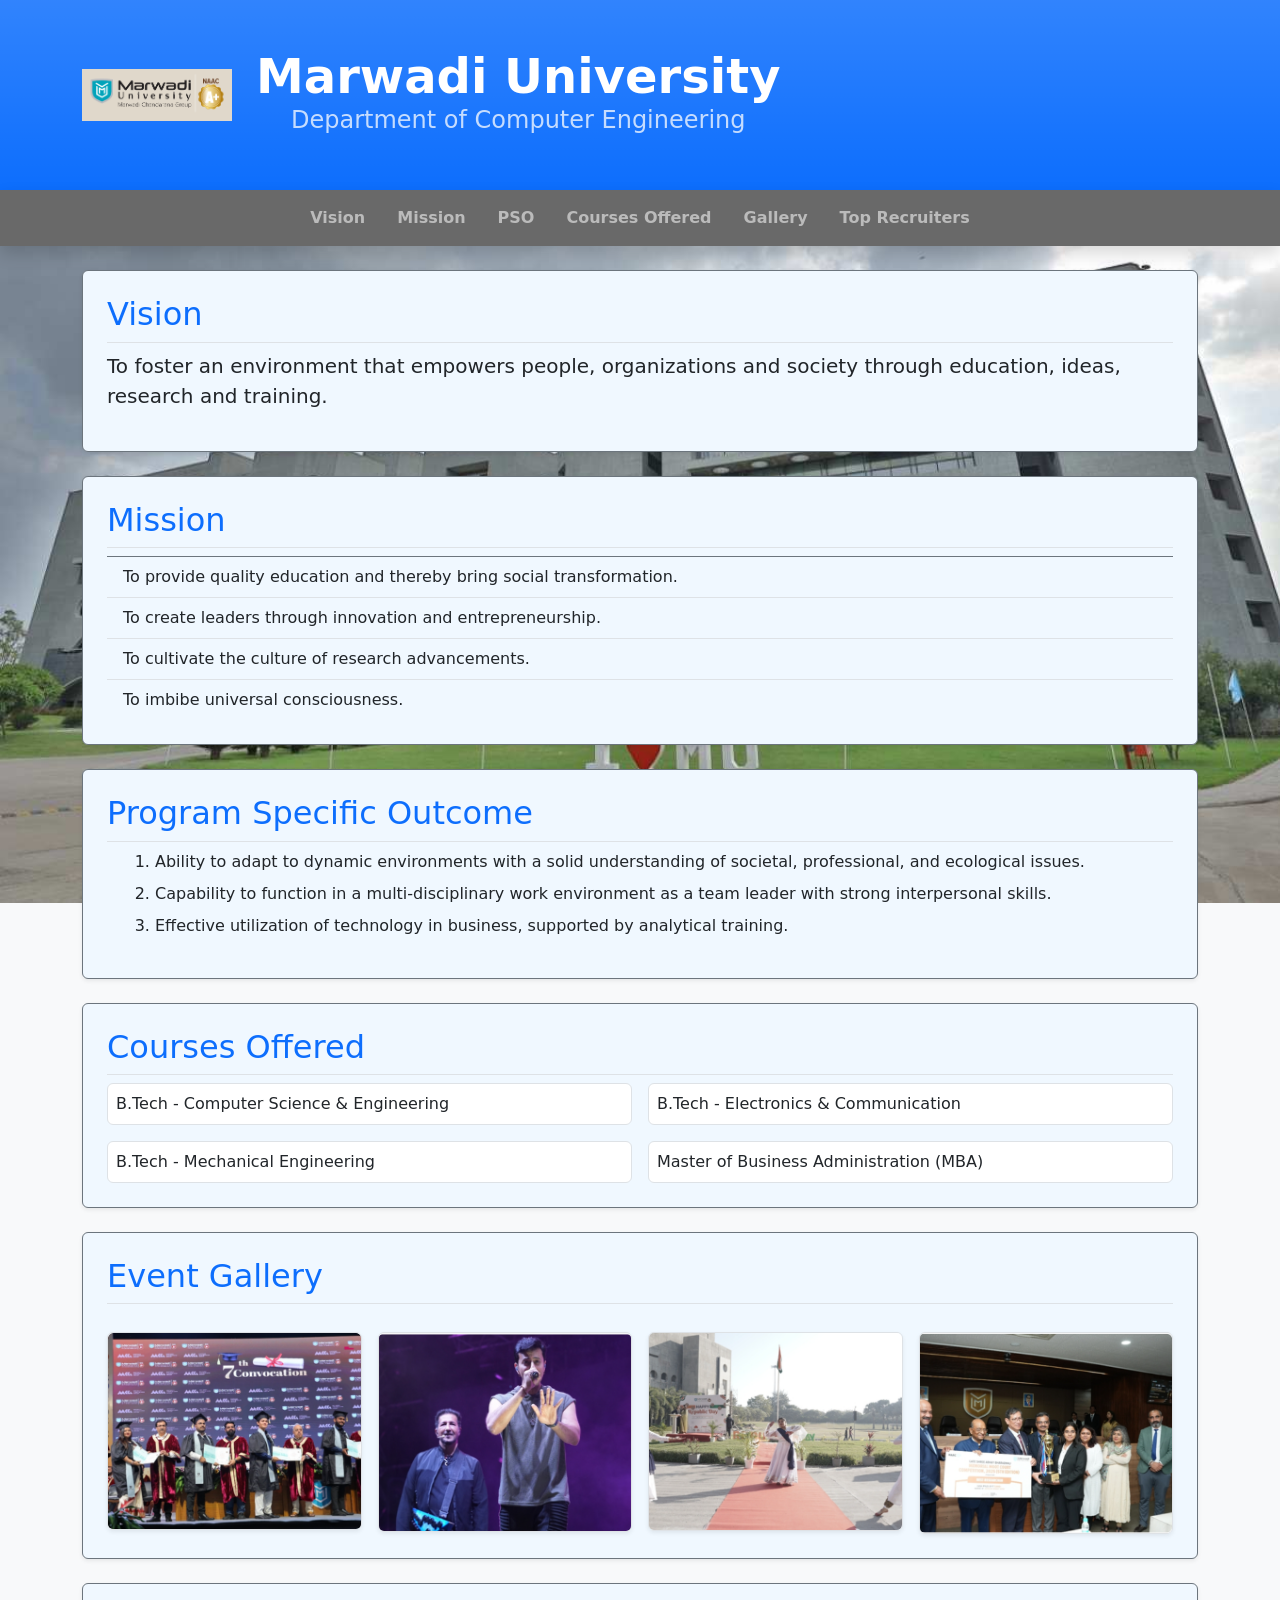
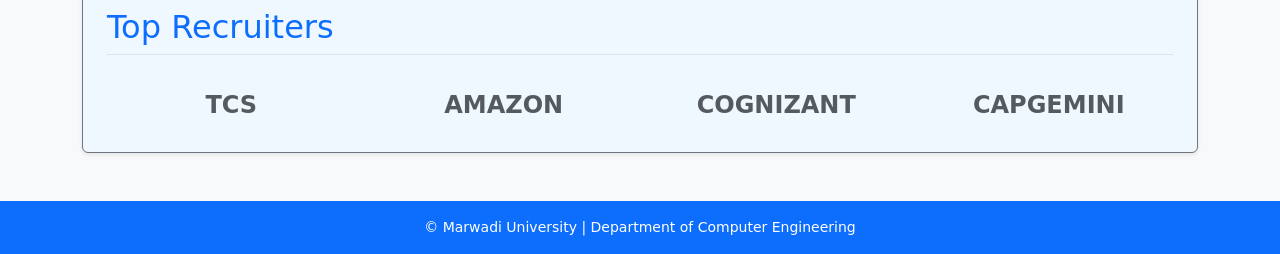
<file: Practical-08/8.html>
<!DOCTYPE html>
<html lang="en">
<head>
    <meta charset="UTF-8">
    <meta name="viewport" content="width=device-width, initial-scale=1.0">
    <title>Marwadi University - Computer Engineering</title>
    <link href="https://cdn.jsdelivr.net/npm/bootstrap@5.3.0/dist/css/bootstrap.min.css" rel="stylesheet">
</head>
<body class="bg-light" style="background-image: url('marwadi.jpeg'); 
             background-size: cover; 
             background-position: center; 
             background-repeat: no-repeat; 
             background-attachment: fixed;">

    <header class="container-fluid bg-primary bg-gradient text-white py-5 shadow-sm">
        <div class="container d-flex flex-column flex-md-row align-items-center">
            <img src="logo.png" alt="MU Logo" class="img-fluid mb-3 mb-md-0 me-md-4" style="width: 150px;">
            <div class="text-center text-md-start">
                <h1 class="display-5 fw-bold mb-0 align-items-center">Marwadi University</h1>
                <h2 class="h4 opacity-75 text-center">Department of Computer Engineering</h2>
            </div>
        </div>
    </header>

    <nav class="navbar navbar-expand-lg navbar-dark  sticky-top shadow" style="background-color: dimgray;">
        <div class="container">
            <button class="navbar-toggler ms-auto" type="button" data-bs-toggle="collapse" data-bs-target="#navbarNav">
                <span class="navbar-toggler-icon"></span>
            </button>
            <div class="collapse navbar-collapse justify-content-center" id="navbarNav">
                <ul class="navbar-nav">
                    <li class="nav-item"><a class="nav-link fw-bold px-3" href="#vision">Vision</a></li>
                    <li class="nav-item"><a class="nav-link fw-bold px-3" href="#mission">Mission</a></li>
                    <li class="nav-item"><a class="nav-link fw-bold px-3" href="#pso">PSO</a></li>
                    <li class="nav-item"><a class="nav-link fw-bold px-3" href="#courses">Courses Offered</a></li>
                    <li class="nav-item"><a class="nav-link fw-bold px-3" href="#gallery">Gallery</a></li>
                    <li class="nav-item"><a class="nav-link fw-bold px-3" href="#recruiters">Top Recruiters</a></li>
                </ul>
            </div>
        </div>
    </nav>

    <main class="container my-4">
        
        <div id="vision" class="card border-secondary shadow-sm mb-4 p-4" style="background-color:aliceblue;">
            <h2 class="text-primary border-bottom pb-2">Vision</h2>
            <p class="lead">To foster an environment that empowers people, organizations and society through education, ideas, research and training.</p>
        </div>

        <div id="mission" class="card border-secondary shadow-sm mb-4 p-4" style="background-color: aliceblue;">
            <h2 class="text-primary border-bottom pb-2">Mission</h2>
            <ul class="list-group list-group-flush bg-transparent">
                <li class="list-group-item bg-transparent">To provide quality education and thereby bring social transformation.</li>
                <li class="list-group-item bg-transparent">To create leaders through innovation and entrepreneurship.</li>
                <li class="list-group-item bg-transparent">To cultivate the culture of research advancements.</li>
                <li class="list-group-item bg-transparent">To imbibe universal consciousness.</li>
            </ul>
        </div>

        <div id="pso" class="card border-secondary shadow-sm mb-4 p-4" style="background-color: aliceblue;">
            <h2 class="text-primary border-bottom pb-2">Program Specific Outcome</h2>
            <div class="ps-3">
                <ol>
                    <li class="mb-2">Ability to adapt to dynamic environments with a solid understanding of societal, professional, and ecological issues.</li>
                    <li class="mb-2">Capability to function in a multi-disciplinary work environment as a team leader with strong interpersonal skills.</li>
                    <li class="mb-2">Effective utilization of technology in business, supported by analytical training.</li>
                </ol>
            </div>
        </div>

        <div id="courses" class="card border-secondary shadow-sm mb-4 p-4" style="background-color: aliceblue;">
            <h2 class="text-primary border-bottom pb-2">Courses Offered</h2>
            <div class="row g-3">
                <div class="col-sm-6">
                    <div class="p-2 border rounded bg-white">B.Tech - Computer Science & Engineering</div>
                </div>
                <div class="col-sm-6">
                    <div class="p-2 border rounded bg-white">B.Tech - Electronics & Communication</div>
                </div>
                <div class="col-sm-6">
                    <div class="p-2 border rounded bg-white">B.Tech - Mechanical Engineering</div>
                </div>
                <div class="col-sm-6">
                    <div class="p-2 border rounded bg-white">Master of Business Administration (MBA)</div>
                </div>
            </div>
        </div>

        <div id="gallery" class="card border-secondary shadow-sm mb-4 p-4" style="background-color: aliceblue;">
            <h2 class="text-primary border-bottom pb-2">Event Gallery</h2>
            <div class="row g-3 mt-1">
                <div class="col-6 col-md-3"><img src="1 (1).png" class="img-fluid rounded shadow-sm border" alt="Event 1"></div>
                <div class="col-6 col-md-3"><img src="1 (2).png" class="img-fluid rounded shadow-sm border" alt="Event 2"></div>
                <div class="col-6 col-md-3"><img src="1 (3).png" class="img-fluid rounded shadow-sm border" alt="Event 3"></div>
                <div class="col-6 col-md-3"><img src="1 (4).png" class="img-fluid rounded shadow-sm border" alt="Event 4"></div>
            </div>
        </div>

        <div id="recruiters" class="card border-secondary shadow-sm mb-4 p-4 text-center" style="background-color:aliceblue;">
            <h2 class="text-primary border-bottom pb-2 text-start">Top Recruiters</h2>
            <div class="row align-items-center g-4 mt-1">
                <div class="col-6 col-md-3 fw-bold text-muted h4">TCS</div>
                <div class="col-6 col-md-3 fw-bold text-muted h4">AMAZON</div>
                <div class="col-6 col-md-3 fw-bold text-muted h4">COGNIZANT</div>
                <div class="col-6 col-md-3 fw-bold text-muted h4">CAPGEMINI</div>
            </div>
        </div>
    </main>
    <footer class="container-fluid bg-primary text-white py-3 mt-5 text-center">
        <p class="mb-0 small fw-light">&copy; Marwadi University | Department of Computer Engineering</p>
    </footer>
</body>
</html>
</file>
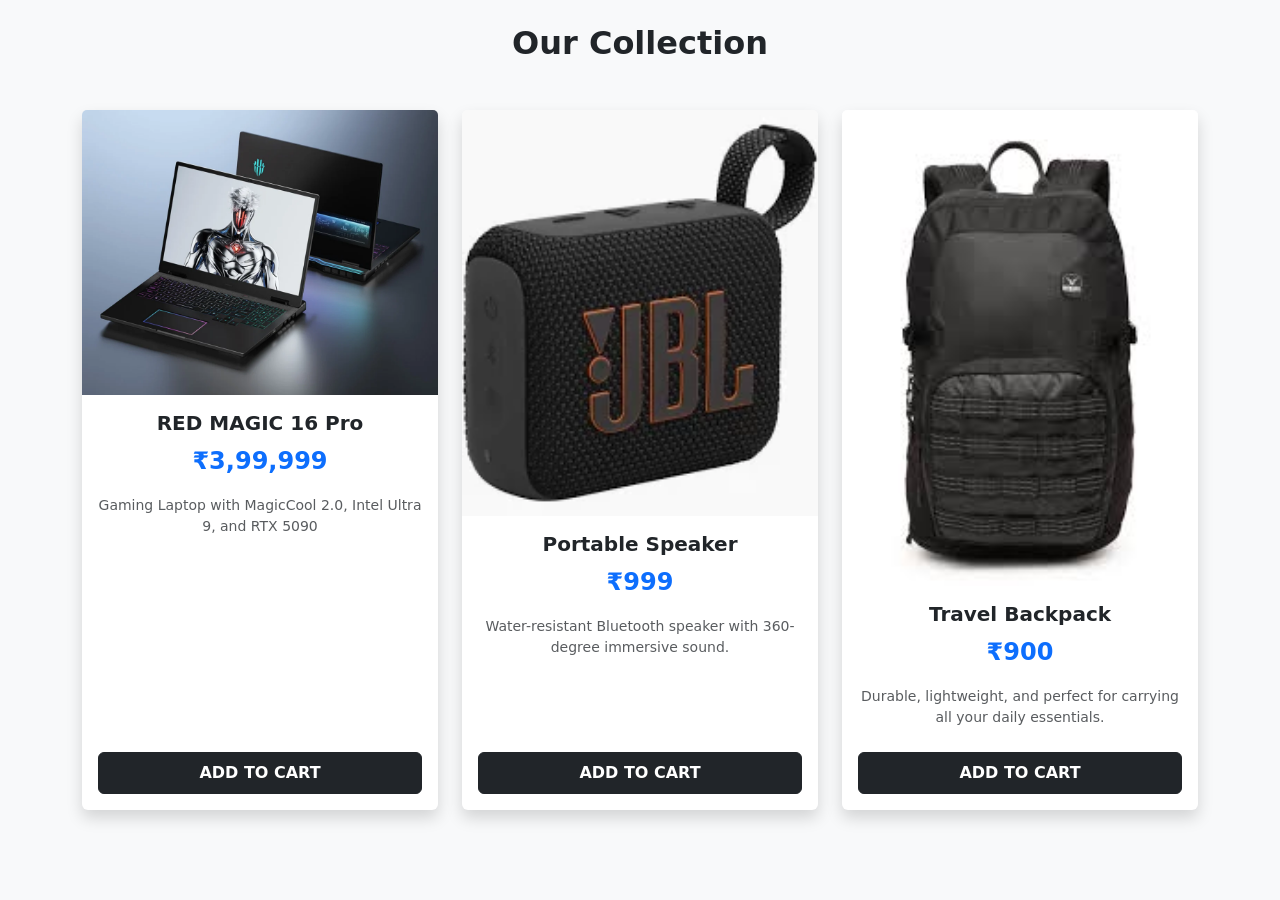
<file: Practical-10/10.html>
<!DOCTYPE html>
<html lang="en">
<head>
<meta charset="UTF-8">
<meta name="viewport" content="width=device-width, initial-scale=1.0">
<title>Bootstrap Product Listing</title>
<link href="bootstrap-5.3.8-dist/css/bootstrap.min.css" rel="stylesheet">
</head>
<body class="bg-light p-4">
<div class="container">
<h2 class="text-center mb-5 fw-bold">Our Collection</h2>
<div class="row g-4">
<div class="col-12 col-md-6 col-lg-4">
<div class="card h-100 border-0 shadow">
<img src="laptop.jpg"
class="card-img-top" alt="Sleek Laptop">
<div class="card-body d-flex flex-column text-center">
<h5 class="card-title fw-bold">RED MAGIC 16 Pro</h5>
<p class="card-text fs-4 fw-semibold text-primary">₹3,99,999</p>
 

<p class="card-text text-muted small mb-4">Gaming Laptop with MagicCool 2.0, Intel Ultra 9, and RTX 5090</p>
<a href="#" class="btn btn-dark mt-auto fw-bold py-2">ADD TO CART</a>
</div>
</div>
</div>
<div class="col-12 col-md-6 col-lg-4">
<div class="card h-100 border-0 shadow">
<img src="speaker.jpg"
class="card-img-top" alt="Bluetooth Speaker">
<div class="card-body d-flex flex-column text-center">
<h5 class="card-title fw-bold">Portable Speaker</h5>
<p class="card-text fs-4 fw-semibold text-primary">₹999</p>
<p class="card-text text-muted small mb-4">Water-resistant Bluetooth speaker with 360-degree immersive sound.</p>
<a href="#" class="btn btn-dark mt-auto fw-bold py-2">ADD TO CART</a>
</div>
</div>
</div>
<div class="col-12 col-md-6 col-lg-4">
<div class="card h-100 border-0 shadow">
<img src="backpack.jpg"
class="card-img-top" alt="Backpack">
<div class="card-body d-flex flex-column text-center">
 

<h5 class="card-title fw-bold">Travel Backpack</h5>
<p class="card-text fs-4 fw-semibold text-primary">₹900</p>
<p class="card-text text-muted small mb-4">Durable, lightweight, and perfect for carrying all your daily essentials.</p>
<a href="#" class="btn btn-dark mt-auto fw-bold py-2">ADD TO CART</a>
</div>
</div>
</div>
</div> </div>
</body>
</html>
</file>
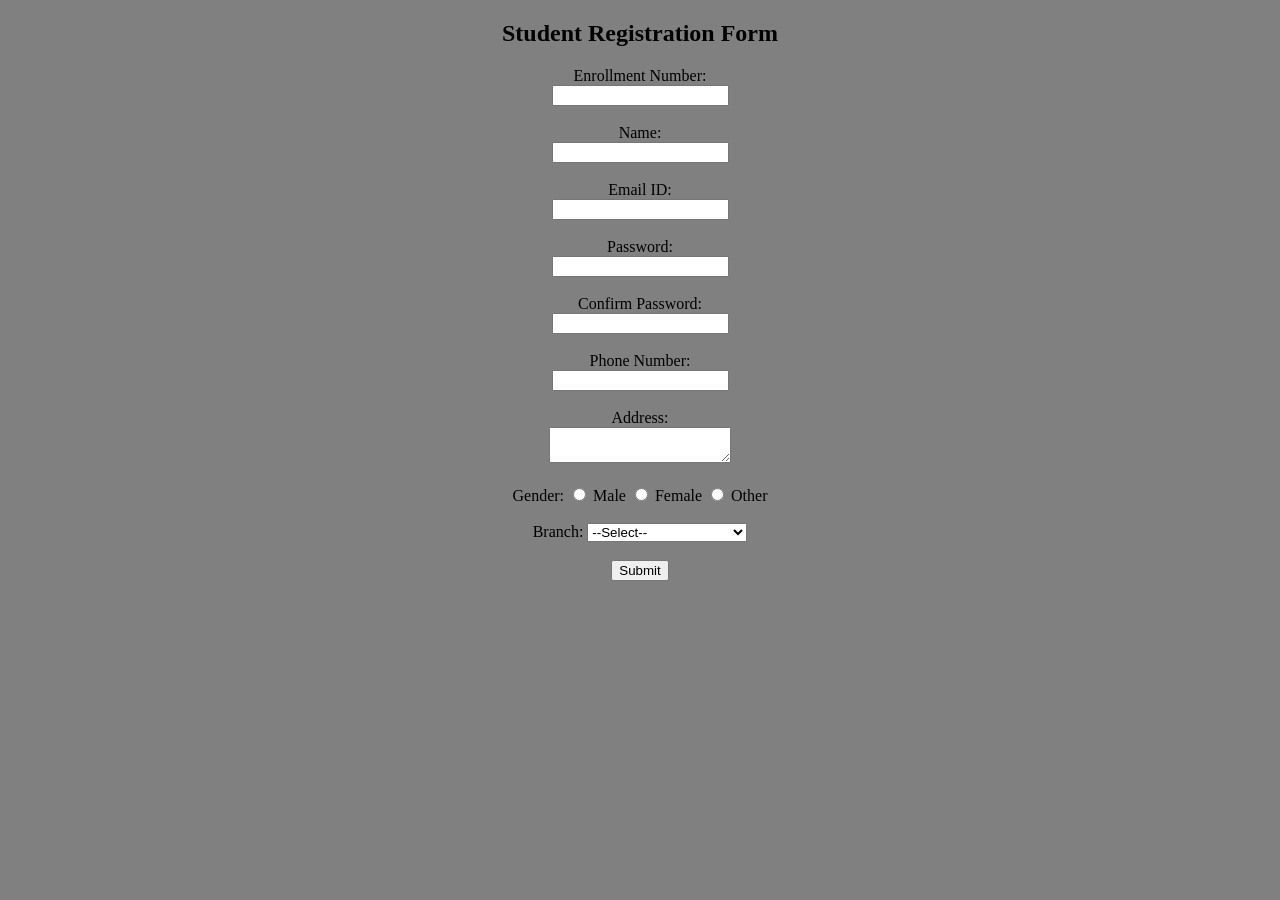
<file: Practical-13/13.html>
<!DOCTYPE html>
<html>
<head>
<title>Student Registration Form</title>
</head>
<body bgcolor="grey">
<center>
<h2>Student Registration Form</h2>
<form id="registrationForm">
<label>Enrollment Number:</label><br>
<input type="text" id="enrollment"><br><br>
<label>Name:</label><br>
<input type="text" id="name"><br><br>


<label>Email ID:</label><br>
<input type="text" id="email"><br><br>


<label>Password:</label><br>
<input type="password" id="password"><br><br>
 


<label>Confirm Password:</label><br>
<input type="password" id="confirmPassword"><br><br>


<label>Phone Number:</label><br>
<input type="text" id="phone"><br><br>


<label>Address:</label><br>
<textarea id="address"></textarea><br><br>


<label>Gender:</label>
<input type="radio" name="gender" value="Male"> Male
<input type="radio" name="gender" value="Female"> Female
<input type="radio" name="gender" value="Other"> Other<br><br>


<label>Branch:</label>
<select id="branch">
<option value="">--Select--</option>
<option value="CS">Computer Science</option>
<option value="IT">Information Technology</option>
<option value="ME">Mechanical</option>
</select><br><br>


<button type="button" onclick="validateForm()">Submit</button>
 

</form>
<script>
function validateForm() {
const enrollment = document.getElementById('enrollment').value;
const name = document.getElementById('name').value; const email = document.getElementById('email').value; const pass = document.getElementById('password').value;
const confirmPass = document.getElementById('confirmPassword').value;
const phone = document.getElementById('phone').value; const address = document.getElementById('address').value; const branch = document.getElementById('branch').value;
const gender = document.querySelector('input[name="gender"]:checked');
const emailPattern = /^[^\s@]+@[^\s@]+\.[^\s@]+$/;
const phonePattern = /^[0-9]{10}$/; if (enrollment === "") {
alert("Enrollment Number is required.");
return;
}
if (name.length < 3) {
alert("Please enter a valid Name (min 3 chars).");
return;
}
if (!emailPattern.test(email)) {
alert("Please enter a valid Email ID.");
 

return;
}
if (pass.length < 6) {
alert("Password must be at least 6 characters.");
return;
}
if (pass !== confirmPass) { alert("Passwords do not match!"); return;
}
if (!phonePattern.test(phone)) {
alert("Phone number must be exactly 10 digits.");
return;
}
if (address.trim() === "") { alert("Address cannot be empty."); return;
}
if (!gender) {
alert("Please select a Gender.");
return;
}
if (branch === "") {
alert("Please select a Branch.");
 

return;
}
alert("Registration Successful for " + name + "!"); document.getElementById('registrationForm').reset();
}
</script>
</center>
</body>
</html>
</file>
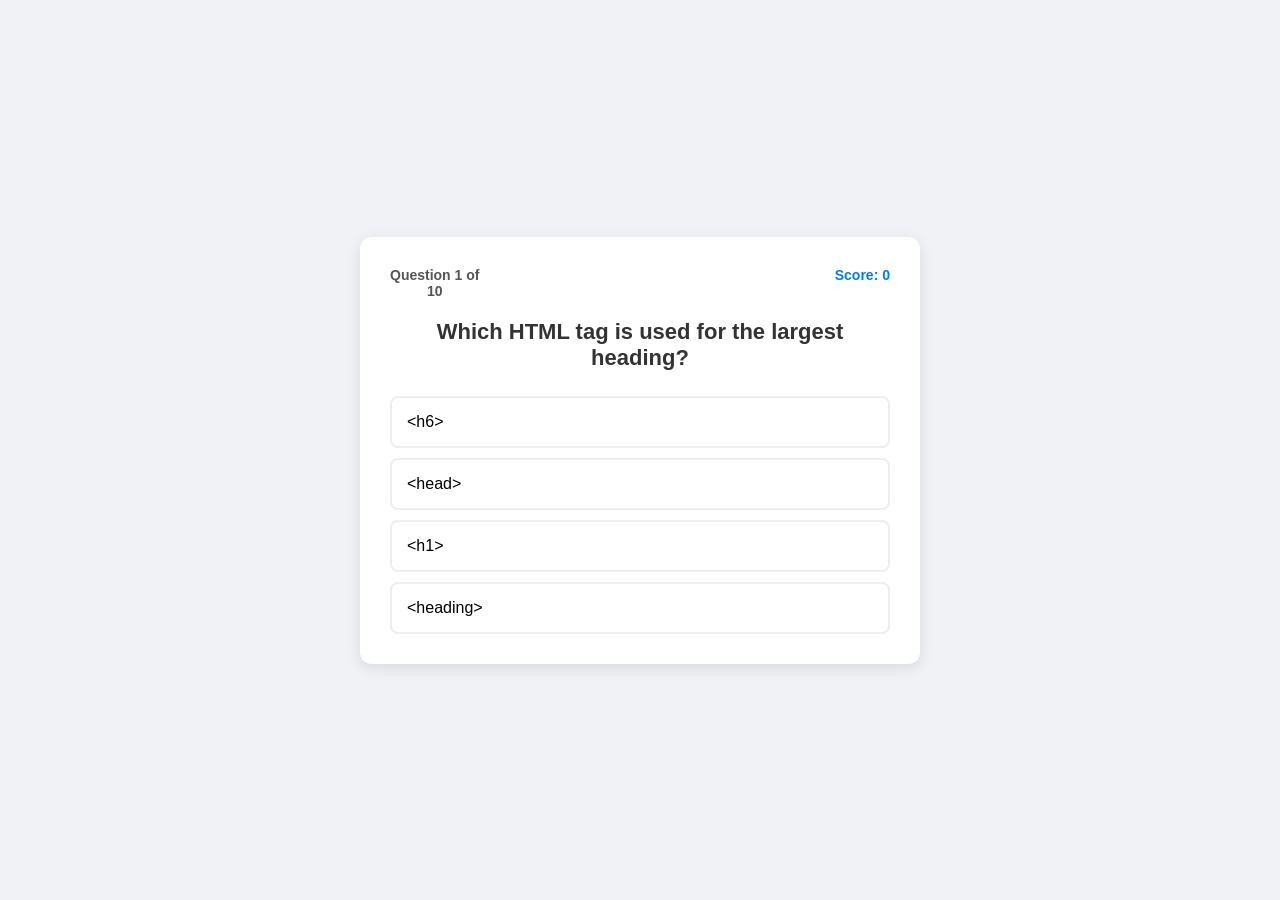
<file: Practical-14/14.html>
<!DOCTYPE html>
<html lang="en">
<head>
<meta charset="UTF-8">
<meta name="viewport" content="width=device-width, initial-scale=1.0">
<title>Online Quiz</title>
</head>
<body style="background-color: #f0f2f5; font-family: sans-serif; display: flex; justify-content: center; align-items: center; min-height: 100vh; margin: 0;">
<div id="quiz-card" style="background-color: white; width: 90%; max-width: 500px; padding: 30px; border-radius: 12px; box-shadow: 0 4px 15px rgba(0,0,0,0.1); text-align: center;">
<div style="display: flex; justify-content: space-between; margin-bottom: 20px; font-size: 14px; font-weight: bold; color: #555;">
<div id="progress-text">Question 1 of 10</div>
<div id="score-text" style="color: #007bff;">Score: 0</div>
</div>
<div id="quiz-content">
<h2 id="question-display" style="font-size: 22px; color: #333; margin-bottom: 25px;">Loading Question...</h2>
<div id="options-list" style="display: flex; flex-direction: column; gap: 10px;">
</div>
</div>
 

<div id="result-screen" style="display: none;">
<h1 style="font-size: 40px; margin-bottom: 10px;">🎯</h1>
<h2 style="color: #333;">Quiz Finished!</h2>
<p id="final-result" style="font-size: 18px; color: #666;"></p>
<button onclick="location.reload()" style="background-color: #333; color: white; border: none; padding: 12px 25px; border-radius: 6px; cursor: pointer; font-weight: bold; margin-top: 20px;">Restart Quiz</button>
</div>
</div>
<script>
const quizData = [
{ q: "Which HTML tag is used for the largest heading?", a: ["<h6>", "<head>", "<h1>", "<heading>"], c: 2 },
{ q: "What does HTML stand for?", a: ["Hyperlinks and Text Markup Language", "Hyper Text Markup Language", "Home Tool Markup Language", "Hyper Tool Markup Language"], c: 1 },
{ q: "Which HTML attribute is used to define inline styles?", a: ["font", "class", "styles", "style"], c: 3 },
{ q: "How do you create a hyperlink in HTML?", a: ["<a>", "<link>", "<img>", "<href>"],
c: 0 },
{ q: "Which character is used to indicate an end tag?", a: ["^", "<", "*", "/"], c: 3 },
{ q: "Which HTML element is used to specify a footer for a document?", a: ["<bottom>", "<section>", "<footer>", "<aside>"], c: 2 },
{ q: "In HTML, which attribute is used to provide an image path?", a: ["link", "src", "href", "url"], c: 1 },
{ q: "Which HTML element is used to define an unordered list?", a: ["<ul>", "<ol>", "<li>", "<list>"], c: 0 },
 

{ q: "Which tag is used to insert a line break?", a: ["<break>", "<lb>", "<br>", "<hr>"],
c: 2 },
{ q: "What is the correct HTML for making a checkbox?", a: ["<check>", "<checkbox>", "<input type='checkbox'>", "<input type='check'>"], c: 2 }
];
let currentIdx = 0;
let score = 0;
function loadQuestion() {
const data = quizData[currentIdx]; document.getElementById('question-display').innerText = data.q;
document.getElementById('progress-text').innerText = `Question ${currentIdx + 1} of
${quizData.length}`;
const list = document.getElementById('options-list'); list.innerHTML = '';
data.a.forEach((opt, i) => {
const btn = document.createElement('button'); btn.innerText = opt;
btn.style.padding = "15px"; btn.style.border = "2px solid #eee"; btn.style.borderRadius = "8px"; btn.style.backgroundColor = "white"; btn.style.cursor = "pointer"; btn.style.fontSize = "16px"; btn.style.textAlign = "left"; btn.style.transition = "0.2s";
 

btn.onmouseover = () => btn.style.backgroundColor = "#f8f9fa"; btn.onmouseout = () => btn.style.backgroundColor = "white"; btn.onclick = () => selectAnswer(i, btn);
list.appendChild(btn);
});
}
function selectAnswer(index, element) {
const correct = quizData[currentIdx].c;
const buttons = document.getElementById('options-list').children;
for(let b of buttons) b.disabled = true; if (index === correct) {
score++;
element.style.backgroundColor = "#d4edda"; element.style.borderColor = "#28a745"; element.style.color = "#155724";
document.getElementById('score-text').innerText = `Score: ${score}`;
} else {
element.style.backgroundColor = "#f8d7da"; element.style.borderColor = "#dc3545"; element.style.color = "#721c24"; buttons[correct].style.backgroundColor = "#d4edda"; buttons[correct].style.borderColor = "#28a745";
}
setTimeout(() => {
 

currentIdx++;
if (currentIdx < quizData.length) {
loadQuestion();
} else {
showResult();
}
}, 1000);
}
function showResult() {
document.getElementById('quiz-content').style.display = 'none'; document.getElementById('progress-text').style.display = 'none'; document.getElementById('score-text').style.display = 'none'; const result = document.getElementById('result-screen'); result.style.display = 'block';
document.getElementById('final-result').innerText = `You scored ${score} out of
${quizData.length}`;
}
loadQuestion();
</script>
</body>
</html>
</file>
<file: Practical-03/3.css>
body {
font-family: -apple-system, BlinkMacSystemFont, "Segoe UI", Roboto,
Helvetica, Arial, sans-serif; background-color: #f4f4f4; display: flex;
justify-content: center; padding: 40px 20px; margin: 0;
line-height: 1;
color: #333;
}

#main {
background-color: #fff; max-width: 800px; width: 100%;
padding: 60px; border-radius: 2px;
}

header {
text-align: center; margin-bottom: 30px;
}

h1 {
font-size: 42px; margin-bottom: 10px; font-weight: 500;
}

.subtitle {
font-size: 20px; margin-bottom: 20px;
}
 

#img-div {
background-color: #eee; padding: 20px;
border-radius: 5px; text-align: center; margin-bottom: 40px;
}

#image {
width: 280px; height: 350px; border-radius: 50%; object-fit: cover;
}

#img-caption { font-size: 14px; color: #555;
}


#info {
max-width: 600px; margin: 0 auto;
}

h3 {
font-size: 18px; margin-bottom: 20px;
}

ul {
padding-left: 20px;
}

li {
 
margin-bottom: 15px;
}
footer {
text-align: center; margin-top: 40px; font-size: 14px;
}
footer a {
color: #477ca1;
text-decoration: none;
}
footer a:active{
text-decoration: underline;
}
</file>
<file: Practical-05/5.css>
* {
margin: 0;
padding: 0;
box-sizing: border-box;
font-family: 'Segoe UI', Tahoma, Geneva, Verdana, sans-serif;
}
body {
background: #1e2345;
color: white;
line-height: 1.6;
}
.container {
width: 90%;
max-width: 1100px;
margin: auto;
}
.hero {
background: #b11a36;
padding: 60px 0;
}
.hero-wrapper {
display: flex;
align-items: center;
justify-content: space-between;
}
.hero-left {
position: relative;
}
.hero-left img {
width: 320px;
display: block;
}
.hero-left h1 {
position: absolute;
bottom: 20px;
left: 20px;
font-size: 42px;
color: rgb(255, 255, 255);
letter-spacing: 2px;
}
.hero-right {
max-width: 450px;
color: black;
}
.hero-right p {
margin-bottom: 20px;
}
.btn-dark {
background: #1e2345;
color: white;
border: none;
padding: 10px 20px;
cursor: pointer;
}
.btn-yellow {
background: #f4d40f;
color: black;
border: none;
padding: 10px 20px;
cursor: pointer;
}
.design {
padding: 80px 0;
text-align: center;
}
.design h2 {
font-size: 48px;
}
.tagline {
margin: 10px 0;
font-size: 18px;
}
.description {
max-width: 600px;
margin: 20px auto;
}
.gallery {
padding: 60px 0;
}
.grid {
display: grid;
grid-template-columns: repeat(3, 1fr);
gap: 15px;
}
.grid img {
width: 100%;
height: 220px;
object-fit: cover;
transition: 0.3s;
}
grid img:hover {
transform: scale(1.05);
}
.contact {
background: #58a7c3;
padding: 60px 0;
color: black;
}
.contact-wrapper {
display: flex;
justify-content: space-between;
align-items: flex-start;
gap: 40px;
}
.contact-form {
flex: 1;
}
.contact-form input,
.contact-form textarea {
width: 100%;
padding: 10px;
margin-bottom: 15px;
border: none;
}
.contact-info {
flex: 1;
}
.contact-info h3 {
margin-bottom: 20px;
}
footer {
text-align: center;
padding: 15px;
background: #111;
}
@media (max-width: 992px) {
.hero-wrapper {
flex-direction: column;
text-align: center;
gap: 30px;
}
.hero-left h1 {
left: 50%;
transform: translateX(-50%);
}
.contact-wrapper {
flex-direction: column;
}
.grid {
grid-template-columns: repeat(2, 1fr);
}
}
@media (max-width: 600px) {
.grid {
grid-template-columns: 1fr;
}
.hero-left img {
width: 250px;
}
.design h2 {
font-size: 36px;
}
}
</file>
